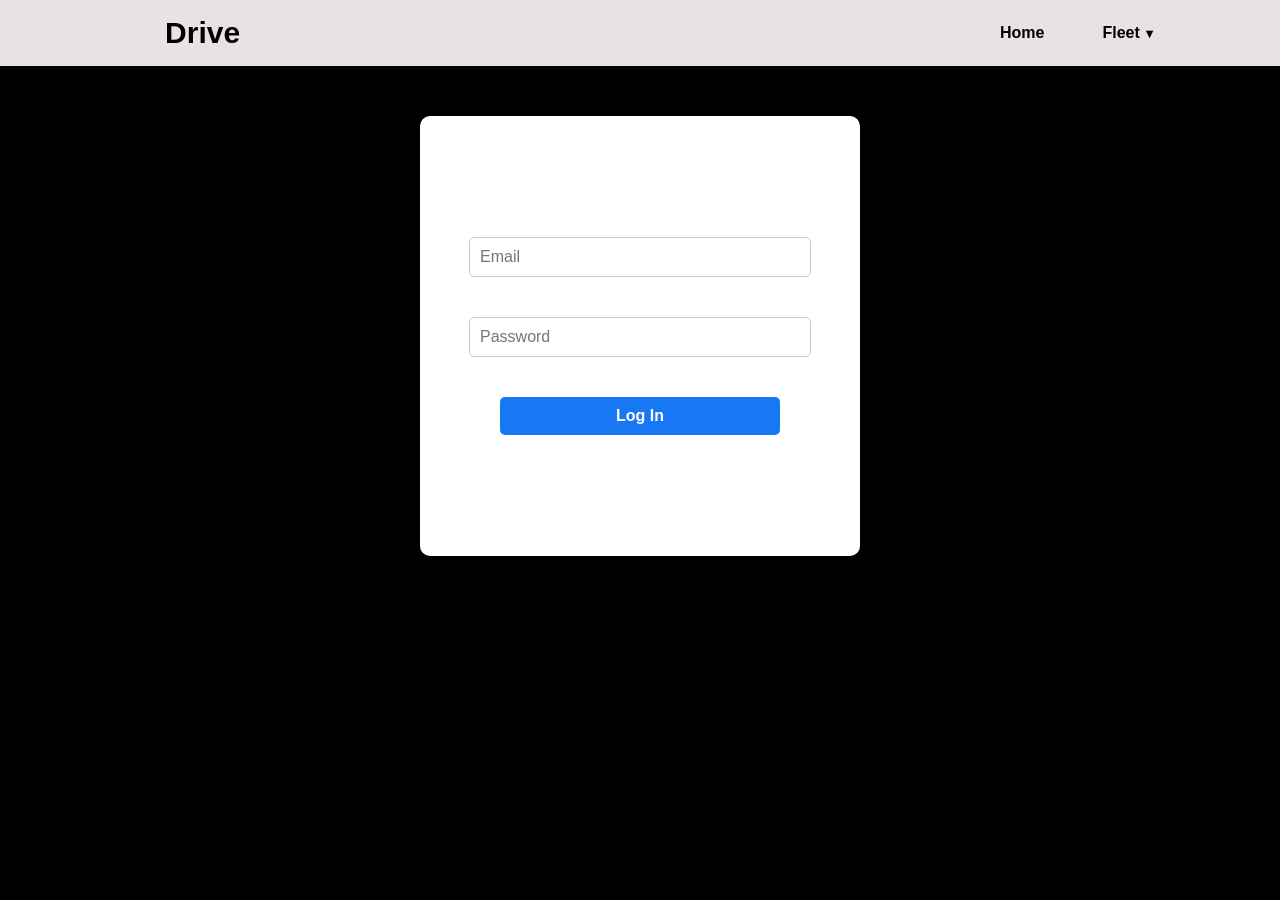
<file: admin/admin_sign_in.html>
<!DOCTYPE html>
<html lang="en">
<head>
    <meta charset="UTF-8">
    <meta name="viewport" content="width=device-width, initial-scale=1.0">
    <title>Sign In - Drive</title>
    <link rel="stylesheet" href="admin_styles/admin_signin.css">
</head>
<body id = "signinbody">
    <header class="main-header">
        <div class="logo">
            <a href="../index.php"><h1>Drive</h1></a>
        </div>
        <nav class="main-nav">
            <ul class="nav-list">
                <li class="nav-item"><a href="../index.php" class="nav-link">Home</a></li>
                <li class="nav-item dropdown">
                    <a href="#" class="nav-link dropbtn">Fleet</a>
                    <div class="dropdown-content">
                        <a href="../fleet/cars.html" class="dropdown-link">Cars</a>
                        <a href="#" class="dropdown-link">Motorcycles</a>
                        <a href="#" class="dropdown-link">Pickup Trucks</a>
                    </div>
                </li>
               
            </ul>
        </nav>
    </header>
    <main class="main-content">
        <div class="signin-container">
            <form class="signin-form" action="admin_login.php" method="post">
                <div class="form-group">
                    <input type="text" id="admin_email" name="admin_email" class="form-input" placeholder="Email" required>
                </div>
                <div class="form-group">
                    <input type="password" id="admin_password" name="admin_password" class="form-input" placeholder="Password" required>
                </div>
                <div class="form-group">
                    <button type="submit" class="login-button">Log In</button>
                </div>

            </form>
        </div>
    </main>
</body>
</html>
</file>
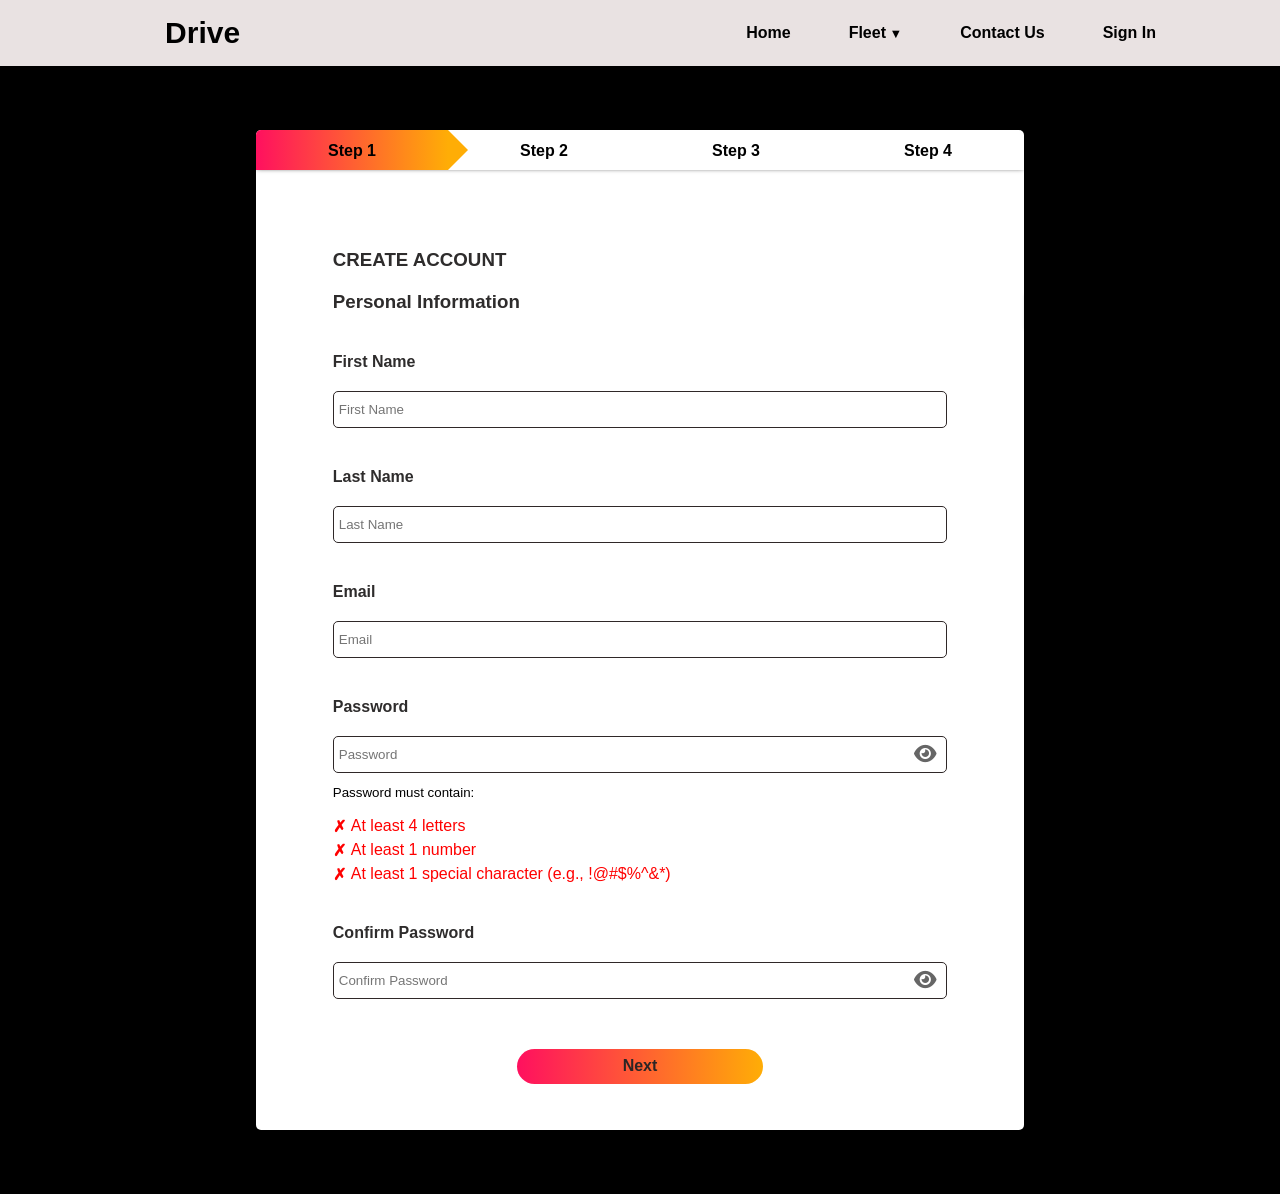
<file: customer/customer_sign_up.html>
<!DOCTYPE html>
<html lang="en">
<head>
    <meta charset="UTF-8">
    <meta name="viewport" content="width=device-width, initial-scale=1.0">
    <title>Registration Form</title>
    <link rel="stylesheet" href="../styles/header_style.css">
    <link rel="stylesheet" href="../styles/customer_sign_up.css">
    <link rel="stylesheet" href="https://cdnjs.cloudflare.com/ajax/libs/font-awesome/6.0.0-beta3/css/all.min.css">
</head>
<body>
    <header class="main-header">
        <div class="logo">
            <a href="../index.php"><h1>Drive</h1></a>
        </div>
        <nav class="main-nav">
            <ul class="nav-list">
                <li class="nav-item"><a href="../index.php" class="nav-link">Home</a></li>
                <li class="nav-item dropdown">
                    <a href="#" class="nav-link dropbtn">Fleet</a>
                    <div class="dropdown-content">
                        <a href="../fleet/cars.html" class="dropdown-link">Cars</a>
                        <a href="#" class="dropdown-link">Motorcycles</a>
                        <a href="#" class="dropdown-link">Pickup Trucks</a>
                    </div>
                </li>
                <li class="nav-item"><a href="../contact.html" class="nav-link">Contact Us</a></li>
                <li class="nav-item"><a href="customer_sign_in.php" class="nav-link">Sign In</a></li>
            </ul>
        </nav>
    </header>
    <div class="container">
        <form id="Form1">
            <h3>CREATE ACCOUNT</h3>
            <h3>Personal Information</h3>
            <label for="firstName">First Name</label>
            <input type="text" id="firstName" placeholder="First Name" required>
            <small class="error-message" id="firstNameError"></small>
            <label for="lastName">Last Name</label>
            <input type="text" id="lastName" placeholder="Last Name" required>
            <small class="error-message" id="lastNameError"></small>
            <label for="email">Email</label>
            <input type="email" id="email" placeholder="Email" required>
            <small class="error-message" id="emailError"></small>
            <label for="password">Password</label>
            <div class="password-container">
                <input type="password" id="password" placeholder="Password" required>
                <div class="password-toggle" id="togglePassword">
                    <i class="fas fa-eye"></i>
                </div>
            </div>
            <div id="passwordRequirements">
                <small>Password must contain:</small>
                <ul>
                    <li id="letter" class="invalid"><span class="indicator">✗</span> At least 4 letters</li>
                    <li id="number" class="invalid"><span class="indicator">✗</span> At least 1 number</li>
                    <li id="special" class="invalid"><span class="indicator">✗</span> At least 1 special character (e.g., !@#$%^&*)</li>
                </ul>
            </div>
            <label for="confirmPassword">Confirm Password</label>
            <div class="password-container">
                <input type="password" id="confirmPassword" placeholder="Confirm Password" required>
                <div class="password-toggle" id="toggleConfirmPassword">
                    <i class="fas fa-eye"></i>
                </div>
            </div>
            <small class="error-message" id="confirmPasswordError"></small>
            <div class="btn-box">
                <button type="button" id="Next1">Next</button>
            </div>
        </form>
        <form id="Form2">
            <h3>CONTACT INFO</h3>
            <label for="contactNo">Contact No</label>
            <input type="text" id="contactNo" placeholder="(xxx) xxx - xxxx" required>
            <small class="error-message" id="contactNoError"></small>
            <label for="profileImage">Profile Image</label>
            <input type="file" id="profileImage" placeholder="Profile Image" accept="image/*">
            <div class="btn-box">
                <button type="button" id="Back1">Back</button>
                <button type="button" id="Next2">Next</button>
            </div>
        </form>
        <form id="Form3" action="cust_signup_submit_form.php" method="POST" enctype="multipart/form-data">
            <h3>Driver's License Information</h3>
            <label for="licenseNumber">Driver's License Number</label>
            <input type="text" id="licenseNumber" name="licenseNumber" placeholder="Driver's License Number" required>
            <small class="error-message" id="licenseNumberError"></small>
            <label for="dob">Date of Birth</label>
            <input type="date" id="dob" name="dob" placeholder="Date of Birth" required>
            <small class="error-message" id="dobError"></small>
            <input type="hidden" id="firstNameField" name="firstName">
            <input type="hidden" id="lastNameField" name="lastName">
            <input type="hidden" id="emailField" name="email">
            <input type="hidden" id="passwordField" name="password">
            <input type="hidden" id="contactNoField" name="contactNo">
            <input type="hidden" id="profileImagePathField" name="profileImagePath" value="default-profile.png">
            <div class="btn-box">
                <button type="button" id="Back2">Back</button>
                <button type="button" id="Next3">Next</button>
            </div>
        </form>
        <form id="Form4">
            <h3>Driver's License Verification Details</h3>
            <div id="verificationDetails"></div>
            <div class="btn-box">
                <button type="button" id="Back3">Back</button>
                <button type="button" id="Complete">Complete</button>
            </div>
        </form>
        <div class="step-row">
            <div id="progress"></div>
            <div class="step-col"><small>Step 1</small></div>
            <div class="step-col"><small>Step 2</small></div>
            <div class="step-col"><small>Step 3</small></div>
            <div class="step-col"><small>Step 4</small></div>
        </div>
    </div>
    <script src="../scripts/cust_signup_script.js"></script>
</body>
</html>
</file>
<file: admin/admin_styles/admin_signin.css>
/* styles.css */
/* CSS Reset */

/* General Reset and Body Styling */
body {
    font-family: Arial, sans-serif;
    margin: 0;
    padding: 0;
    background-color: #ffffff;
}

/* Header Styling */
.main-header {
    background-color: #e9e2e2;
    width: 100%;
    padding: 1rem 0;
    display: flex;
    justify-content: space-between;
    align-items: center;
    padding: 8px 30px;
    box-sizing: border-box;
}

/* Logo Styling */
.logo h1 {
    margin: 0;
    margin-left: 180%;
    font-size: 30px;
}

.logo a {
    text-decoration: none;
    color: rgb(0, 0, 0);
    font-weight: bold;
}

/* Dropdown Menu Styling */
.main-nav .nav-list {
    list-style: none;
    margin-right: 80px;
    padding: 0;
    display: flex;
}

.main-nav .nav-item {
    position: relative;
    margin-left: 30px;
}

.main-nav .nav-link {
    color: #000000;
    text-decoration: none;
    padding: 5px 14px;
    outline: none;
    font-weight: bold;
}

.main-nav .nav-link:focus {
    outline: none;
}

.main-nav .nav-link:hover,
.main-nav .dropbtn:hover {
    color: rgb(92, 92, 224);
}

/* Arrow Indicator for Dropdown */
.main-nav .dropbtn::after {
    content: ' ▼';
    font-size: 0.8rem;
}

/* Dropdown Content Styling */
.dropdown-content {
    display: none;
    position: absolute;
    background-color: #333;
    z-index: 1000;
    min-width: 160px;
    border-radius: 5px;
    margin-top: 15px;
    margin-left: -80px;
}

.dropdown-content .dropdown-link {
    color: white;
    padding: 16px 16px;
    text-decoration: none;
    display: block;
    outline: none;
}

.dropdown-content .dropdown-link:hover {
    background-color: rgb(0, 0, 0);
    color: rgb(92, 92, 224);
}

.dropdown:hover .dropdown-content,
.dropdown-content:hover {
    display: block;
}

.main-nav .nav-item:hover .dropdown-content,
.main-nav .nav-item:focus-within .dropdown-content {
    display: block;
}


/* Customer Sign-In Styling */
#signinbody {
    background-color: #000000;
}

.signin-container {
    width: 100%;
    max-width: 400px;
    height: 400px;
    background-color: #ffffff;
    padding: 20px;
    border-radius: 10px;
    box-shadow: 0 2px 10px rgba(0, 0, 0, 0.1);
    text-align: center;
    margin: 50px auto;
    display: flex;
    flex-direction: column;
    justify-content: space-around;
}

.signin-container .form-group {
    width: 100%;
    margin: 40px auto;
}

.signin-container .form-input {
    width: 80%;
    padding: 10px;
    margin: auto;
    font-size: 1rem;
    border: 1px solid #ccc;
    border-radius: 5px;
    outline: none;
    transition: border-color 0.3s ease;
}

.signin-container .form-input:focus {
    border-color: #1877f2;
    border-width: 2px;
    box-shadow: 0 0 5px rgba(24, 119, 242, 0.5);
}

.signin-container .login-button {
    width: 70%;
    margin: auto;
    padding: 10px;
    background-color: #1877f2;
    color: #fff;
    border: none;
    border-radius: 5px;
    cursor: pointer;
    font-size: 1rem;
    font-weight: bold;
    transition: background-color 0.3s ease;
}

.signin-container .login-button:hover {
    background-color: #165db5;
}


.signin-container hr {
    border: none;
    border-top: 1px solid #ddd;
    margin: 20px 0px;
}
</file>
<file: styles/header_style.css>
/* styles.css */
/* CSS Reset */

/* General Reset and Body Styling */
body {
    font-family: Arial, sans-serif;
    margin: 0;
    padding: 0;
    background-color: #ffffff;
}

/* Header Styling */
.main-header {
    background-color: #e9e2e2;
    width: 100%;
    padding: 1rem 0;
    display: flex;
    justify-content: space-between;
    align-items: center;
    padding: 8px 30px;
    box-sizing: border-box;
}

/* Logo Styling */
.logo h1 {
    margin: 0;
    margin-left: 180%;
    font-size: 30px;
}

.logo a {
    text-decoration: none;
    color: rgb(0, 0, 0);
    font-weight: bold;
}

/* Dropdown Menu Styling */
.main-nav .nav-list {
    list-style: none;
    margin-right: 80px;
    padding: 0;
    display: flex;
}

.main-nav .nav-item {
    position: relative;
    margin-left: 30px;
}

.main-nav .nav-link {
    color: #000000;
    text-decoration: none;
    padding: 5px 14px;
    outline: none;
    font-weight: bold;
}

.main-nav .nav-link:focus {
    outline: none;
}

.main-nav .nav-link:hover,
.main-nav .dropbtn:hover {
    color: rgb(92, 92, 224);
}

/* Arrow Indicator for Dropdown */
.main-nav .dropbtn::after {
    content: ' ▼';
    font-size: 0.8rem;
}

/* Dropdown Content Styling */
.dropdown-content {
    display: none;
    position: absolute;
    background-color: #333;
    z-index: 1000;
    min-width: 160px;
    border-radius: 5px;
    margin-top: 15px;
    margin-left: -80px;
}

.dropdown-content .dropdown-link {
    color: white;
    padding: 16px 16px;
    text-decoration: none;
    display: block;
    outline: none;
}

.dropdown-content .dropdown-link:hover {
    background-color: rgb(0, 0, 0);
    color: rgb(92, 92, 224);
}

.dropdown:hover .dropdown-content,
.dropdown-content:hover {
    display: block;
}

.main-nav .nav-item:hover .dropdown-content,
.main-nav .nav-item:focus-within .dropdown-content {
    display: block;
}
</file>
<file: styles/customer_sign_up.css>
body {
    background-color: #000;
    background-position: center;
    background-size: cover;
}

.container {
    width: 60%;    
    height: 1000px;
    margin: 5% auto;
    background: #fff;
    border-radius: 5px;
    position: relative;
    overflow: hidden;
}

h3 {
    text-align: left;
    margin-bottom: 20px;
    color: #2e2c2c;
}

.container form {
    width: 80%;
    position: absolute;
    top: 100px;
    left: 10%;
    transition: 0.5s;
}

form label {
    display: block;
    margin: 40px 0 5px;
    color: #2e2c2c;
    font-weight: bold;
}

form input {
    width: 100%;
    padding: 10px 5px;
    margin: 20px 0 10px;
    border: 1px solid #2f2828;
    border-radius: 5px;
    outline: none;
    background: #fff;
    box-sizing: border-box;
    display: block;
}

.error-message {
    color: red;
    font-size: 14px;
    margin-top: 10px;
    display: block;
}

.error-message.valid {
    color: green;
    margin-top: 10px;
    font-size: 14px;
}

#passwordRequirements {
    margin: 10px 0 20px;
}

#passwordRequirements ul {
    list-style: none;
    padding-left: 0;
}

#passwordRequirements li {
    margin: 5px 0;
    display: flex;
    align-items: center;
}

#passwordRequirements .indicator {
    margin-right: 5px;
    font-weight: bold;
}

.invalid {
    color: red;
}

.valid {
    color: green;
}

.btn-box {
    width: 100%;
    margin: 30px auto;
    text-align: center;
}

form button {
    width: 40%;
    height: 35px;
    margin: 20px 10px;
    background: linear-gradient(to right, #ff105f, #ffad06);
    border-radius: 30px;
    border: 0;
    outline: none;
    color: #2c2525;
    cursor: pointer;
    font-weight: bolder;
    font-size: 16px;
    
}

#Form2 {
    left: 100%;
}

#Form3 {
    left: 100%;
}

#Form4 {
    left: 100%;
}

.step-row {
    width: 100%;
    height: 40px;
    margin: 0 auto;
    display: flex;
    align-items: center;
    box-shadow: 0 -1px 5px -1px #000;
    position: relative;
}

.step-col {
    flex: 1;
    width: 25%;
    text-align:center;
    font-size: larger;
    color: #000;
    position: relative;
    font-weight: bolder;
}

#progress {
    position: absolute;
    height: 100%;
    width: 25%;
    background: linear-gradient(to right, #ff105f, #ffad06);
    transition: 1s;
}

#progress::after {
    content: '';
    width: 0;
    height: 0;
    border-top: 20px solid transparent;
    border-bottom: 20px solid transparent;
    position: absolute;
    right: -20px;
    top: 0;
    border-left: 20px solid #ffad06;
}

.password-container {
    position: relative;
}

.password-toggle {
    position: absolute;
    right: 10px;
    top: 50%;
    transform: translateY(-50%);
    cursor: pointer;
}

.password-toggle .fas {
    font-size: 20px;
    color: #666;
}



#verificationDetails {
    padding: 20px;
    margin: 20px 0;
    background: #f9f9f9;
    border-radius: 5px;
    box-shadow: 0 1px 3px rgba(0, 0, 0, 0.1);
}

#verificationDetails p, 
#verificationDetails .result-group {
    margin: 15px 0;
    padding: 10px;
    border-bottom: 1px solid #ddd;
}

#verificationDetails .result-group {
    margin-top: 20px;
}

#verificationDetails .result-group label {
    font-weight: bold;
    display: block;
    margin-bottom: 10px;
}

#verificationDetails .cov-details {
    list-style: disc inside;
    padding-left: 20px;
}
</file>
